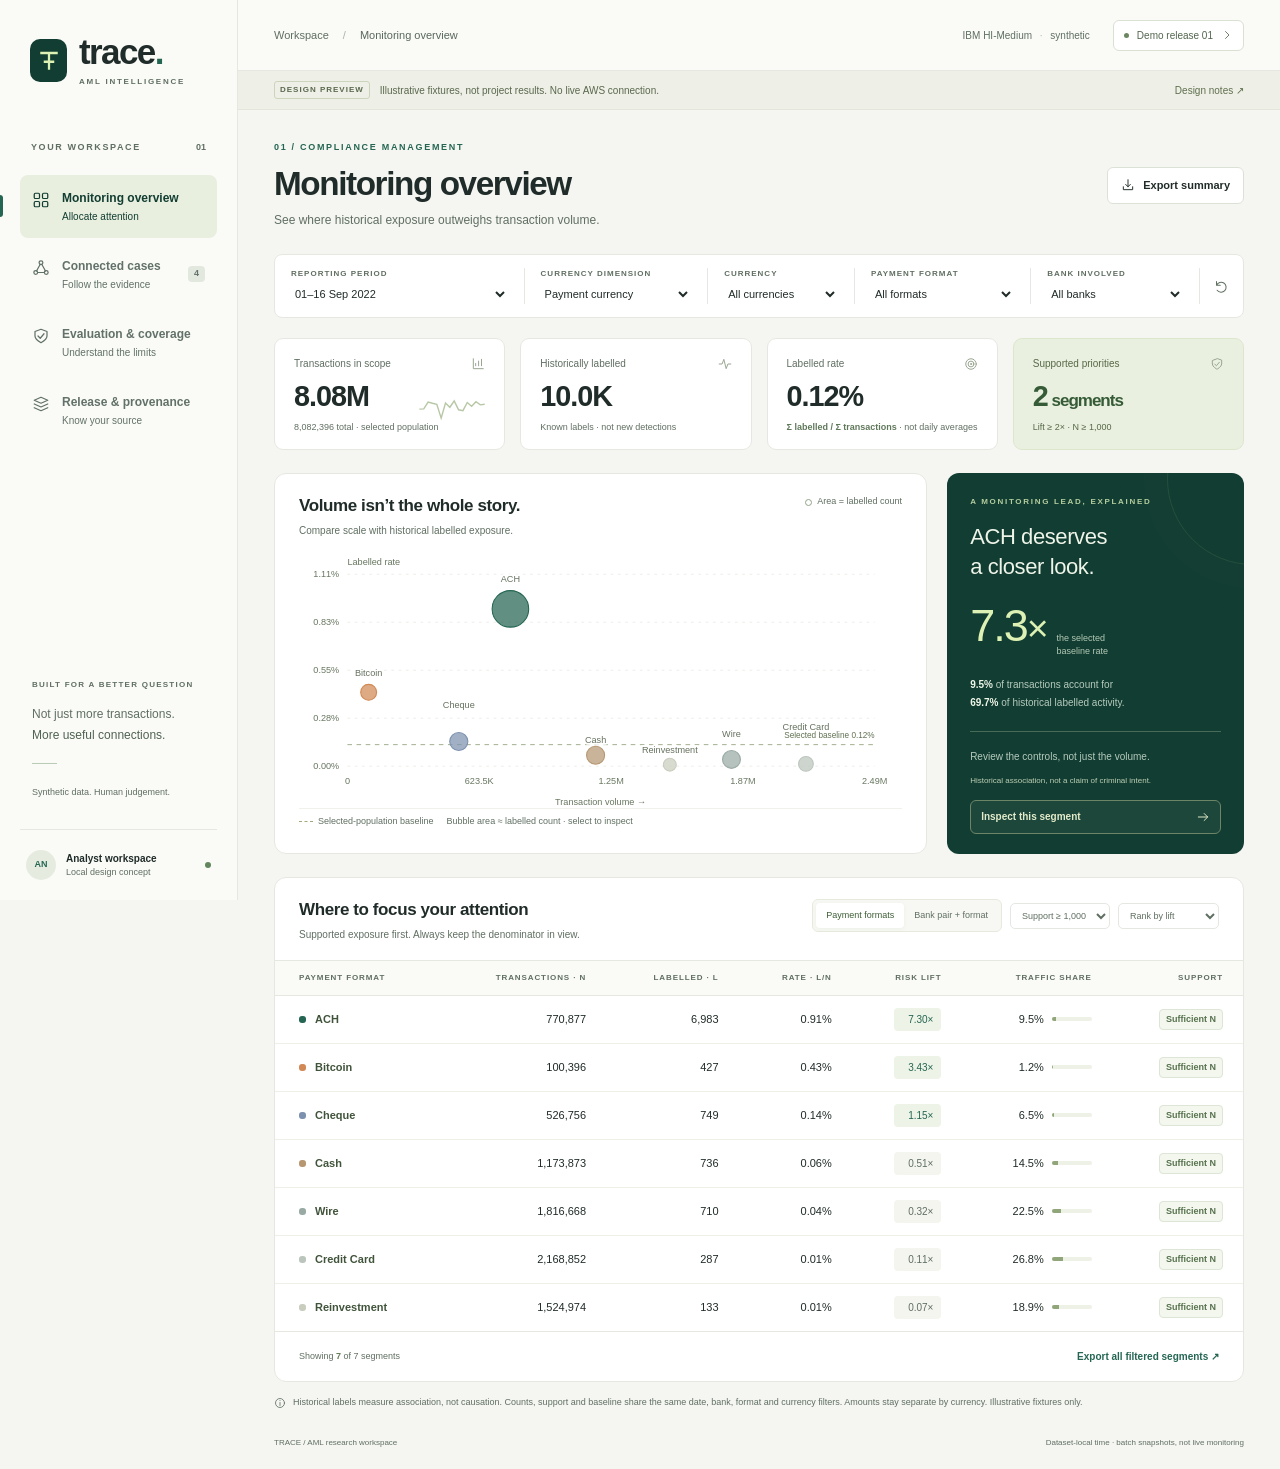
<file: Visulization/index.html>
<!doctype html>
<html lang="en">
<head>
  <meta charset="utf-8">
  <meta name="viewport" content="width=device-width, initial-scale=1">
  <meta name="theme-color" content="#123d32">
  <meta name="description" content="An independent, proposal-led AML dashboard concept. Illustrative data only; no live services.">
  <title>TRACE — AML intelligence workspace</title>
  <link rel="icon" href="data:image/svg+xml,%3Csvg xmlns='http://www.w3.org/2000/svg' viewBox='0 0 48 48'%3E%3Crect width='48' height='48' rx='12' fill='%23123d32'/%3E%3Cpath d='M12 15h24M24 15v22M17 25h14' stroke='%23d7f3a6' stroke-width='4'/%3E%3C/svg%3E">
  <link rel="stylesheet" href="styles.css?v=3">
  <script defer src="data.js?v=1"></script>
  <script defer src="model.js?v=1"></script>
  <script defer src="app.js?v=3"></script>
</head>
<body>
  <a class="skip-link" href="#main">Skip to content</a>
  <aside class="sidebar" aria-label="Workspace navigation">
    <a class="brand" href="#monitoring" aria-labelledby="brand-label">
      <span class="brand-mark" aria-hidden="true"><svg viewBox="0 0 32 32"><path d="M6 8h20M16 8v19M10 18h12"/></svg></span>
      <span id="brand-label">trace<span class="brand-period">.</span><small>AML INTELLIGENCE</small></span>
    </a>
    <div class="workspace-label">YOUR WORKSPACE <span>01</span></div>
    <nav id="navigation">
      <a class="nav-link" href="#monitoring" data-page="monitoring" aria-labelledby="nav-monitoring-label"><span data-icon="overview"></span><span id="nav-monitoring-label">Monitoring overview<small>Allocate attention</small></span></a>
      <a class="nav-link" href="#cases" data-page="cases" aria-labelledby="nav-cases-label"><span data-icon="network"></span><span id="nav-cases-label">Connected cases<small>Follow the evidence</small></span><span class="nav-count" aria-hidden="true">4</span></a>
      <a class="nav-link" href="#evaluation" data-page="evaluation" aria-labelledby="nav-evaluation-label"><span data-icon="shield"></span><span id="nav-evaluation-label">Evaluation & coverage<small>Understand the limits</small></span></a>
      <a class="nav-link" href="#release" data-page="release" aria-labelledby="nav-release-label"><span data-icon="layers"></span><span id="nav-release-label">Release & provenance<small>Know your source</small></span></a>
    </nav>
    <div class="sidebar-note"><span class="mini-label">BUILT FOR A BETTER QUESTION</span><p>Not just more transactions.<br><strong>More useful connections.</strong></p><span class="note-line"></span><small>Synthetic data. Human judgement.</small></div>
    <div class="sidebar-bottom"><span class="avatar">AN</span><div>Analyst workspace<small>Local design concept</small></div><span class="local-dot" aria-hidden="true"></span></div>
  </aside>
  <div class="app-shell">
    <header class="topbar">
      <div class="breadcrumb">Workspace <span>/</span> <strong id="breadcrumb">Monitoring overview</strong></div>
      <div class="topbar-right"><span class="dataset-label">IBM HI-Medium <span>·</span> synthetic</span><a class="release-pill" href="#release"><span></span> Demo release 01 <span data-icon="chevron"></span></a></div>
    </header>
    <div class="preview-banner"><span class="preview-tag">DESIGN PREVIEW</span><span>Illustrative fixtures, not project results. No live AWS connection.</span><a href="DESIGN_GUIDE.md" target="_blank" rel="noopener">Design notes <span aria-hidden="true">↗</span></a></div>
    <main id="main" tabindex="-1"></main>
    <footer class="app-footer"><span>TRACE / AML research workspace</span><span>Dataset-local time · batch snapshots, not live monitoring</span></footer>
  </div>
  <dialog id="detail-dialog" aria-labelledby="detail-title"></dialog>
  <div id="toast" class="toast" role="status" aria-live="polite"></div>
  <noscript><p class="noscript">Enable JavaScript to explore the interactive concept. All scripts run locally; no external requests are made.</p></noscript>
</body>
</html>
</file>
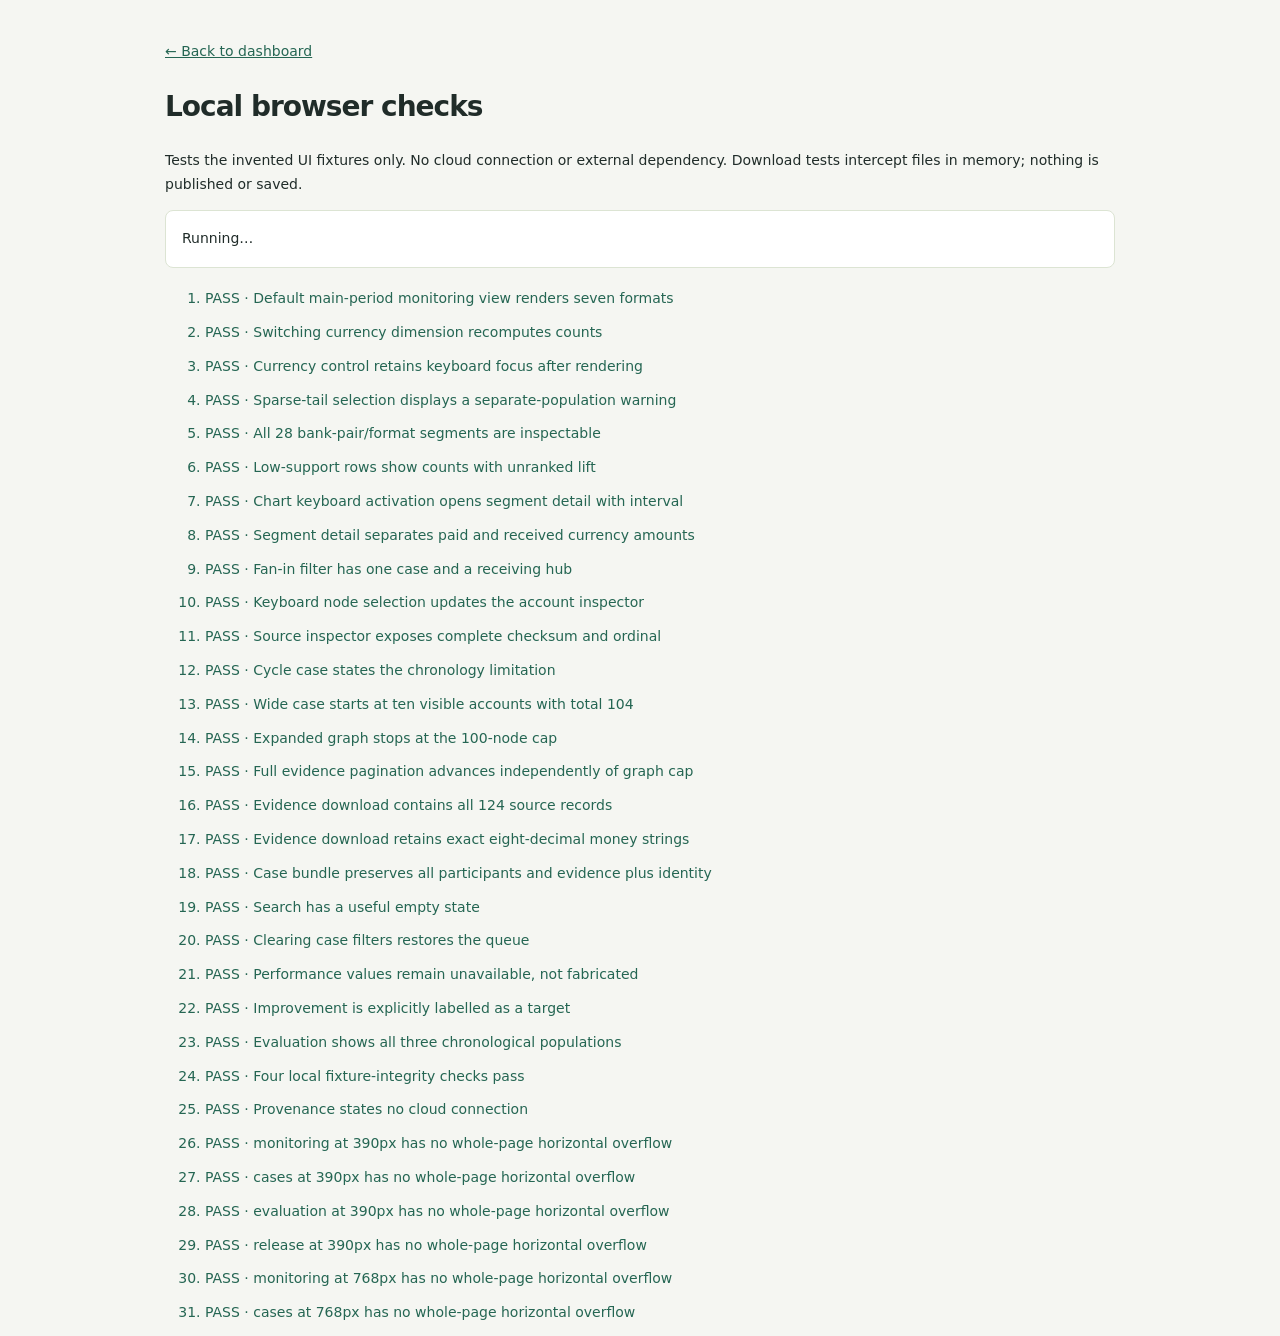
<file: Visulization/tests/browser-smoke.html>
<!doctype html>
<html lang="en">
<head>
  <meta charset="utf-8">
  <meta name="viewport" content="width=device-width, initial-scale=1">
  <title>TRACE — local browser checks</title>
  <style>
    body { max-width: 950px; margin: 40px auto; padding: 0 24px; font: 14px/1.7 system-ui, sans-serif; background: #f5f6f2; color: #202c29; }
    h1 { letter-spacing: -1px; } a { color: #256653; }
    li { padding: 5px 0; } .pass { color: #256653; } .fail { color: #a03d25; }
    iframe { position: fixed; left: -10000px; top: 0; border: 0; width: 1440px; height: 1100px; }
    #summary { background: white; border: 1px solid #dce4d3; padding: 16px; border-radius: 8px; }
  </style>
  <script defer src="browser-smoke.js"></script>
</head>
<body>
  <p><a href="../index.html">← Back to dashboard</a></p>
  <h1>Local browser checks</h1>
  <p>Tests the invented UI fixtures only. No cloud connection or external dependency. Download tests intercept files in memory; nothing is published or saved.</p>
  <p id="summary" role="status">Running…</p>
  <ol id="results"></ol>
</body>
</html>
</file>
<file: Visulization/styles.css>
@charset "UTF-8";
:root {
  --page: #f5f6f2; --paper: #fff; --ink: #202c29; --muted: #606f62; --line: #e4e8e0;
  --green: #256653; --deep: #123d32; --lime: #dcf1b3; --soft: #edf3ec; --orange: #b56a31;
  --radius: 12px; --sans: "Avenir Next", Avenir, "Segoe UI", Arial, sans-serif;
}
* { box-sizing: border-box; }
body { margin: 0; background: var(--page); color: var(--ink); font: 14px/1.5 var(--sans); -webkit-font-smoothing: antialiased; }
button, input, select { font: inherit; color: inherit; }
button, select { cursor: pointer; }
button { border: 0; }
a { color: inherit; text-decoration: none; }
button, a, input, select, [tabindex] { -webkit-tap-highlight-color: transparent; }
:focus-visible { outline: 3px solid #57877c; outline-offset: 4px; }
h1, h2, h3, p { margin: 0; }
h1 { font-size: clamp(26px, 2.6vw, 36px); line-height: 1.2; font-weight: 600; letter-spacing: -1.4px; }
h2 { font-size: 17px; line-height: 1.35; font-weight: 600; letter-spacing: -.4px; }
h3 { font-size: 14px; font-weight: 600; }
svg { display: block; }
.icon { width: 18px; height: 18px; stroke: currentColor; fill: none; stroke-width: 1.65; stroke-linecap: round; stroke-linejoin: round; flex-shrink: 0; }
.skip-link { position: fixed; left: 16px; top: -60px; background: var(--deep); color: white; padding: 12px; z-index: 30; }
.skip-link:focus { top: 12px; }
.sidebar { width: 238px; position: fixed; inset: 0 auto 0 0; background: #fafbf7; border-right: 1px solid var(--line); padding: 34px 20px 0; z-index: 10; display: flex; flex-direction: column; }
.brand { display: flex; align-items: center; gap: 12px; padding: 0 10px; font-size: 35px; font-weight: 650; letter-spacing: -1.6px; line-height: 1; }
.brand-period { color: var(--green); }
.brand small { font-size: 8px; display: block; letter-spacing: 1.75px; font-weight: 600; margin-top: 9px; color: var(--muted); }
.brand-mark { width: 37px; height: 43px; background: var(--deep); color: var(--lime); border-radius: 10px; display: grid; place-items: center; }
.brand-mark svg { width: 28px; height: 28px; fill: none; stroke: currentColor; stroke-width: 2.6; }
.workspace-label { margin: 55px 11px 15px; color: #88918a; font-size: 9px; font-weight: 650; letter-spacing: 1.6px; display: flex; justify-content: space-between; }
.workspace-label span { letter-spacing: 0; }
.nav-link { display: flex; align-items: center; gap: 12px; padding: 14px 12px; border-radius: 8px; margin: 5px 0; font-size: 12px; font-weight: 600; color: #627169; position: relative; }
.nav-link > span:first-child { align-self: flex-start; margin-top: 2px; }
.nav-link small { display: block; font-size: 10px; font-weight: 400; margin-top: 2px; opacity: .8; }
.nav-link:hover { background: #f0f2eb; }
.nav-link.active { color: var(--deep); background: #e9efdf; }
.nav-link.active::before { content: ""; width: 3px; height: 22px; background: var(--green); position: absolute; left: -20px; border-radius: 0 3px 3px 0; }
.nav-count { font-size: 9px; padding: 1px 6px; background: #e3e8df; border-radius: 4px; margin-left: auto; }
.sidebar-note { margin: auto 12px 28px; padding-top: 60px; }
.mini-label { font-size: 8px; letter-spacing: 1.25px; color: #79867a; font-weight: 600; }
.sidebar-note p { font-size: 12px; line-height: 1.8; margin-top: 11px; color: #8b968c; }
.sidebar-note strong { font-weight: 500; color: #506251; }
.note-line { display: block; width: 25px; height: 1px; background: #bacbb6; margin: 16px 0; }
.sidebar-note small { font-size: 9px; color: #89938c; }
.sidebar-bottom { border-top: 1px solid var(--line); display: flex; gap: 10px; align-items: center; padding: 20px 6px; margin-top: 0; font-size: 10px; font-weight: 600; }
.sidebar-bottom small { display: block; font-size: 9px; font-weight: 400; color: var(--muted); }
.avatar { display: grid; place-items: center; border-radius: 50%; width: 30px; height: 30px; background: #e6ebdf; font-size: 9px; color: var(--green); }
.local-dot { width: 6px; height: 6px; border-radius: 100%; background: #63865f; margin-left: auto; }
.app-shell { margin-left: 238px; }
.topbar { padding: 0 36px; height: 71px; display: flex; align-items: center; justify-content: space-between; gap: 15px; border-bottom: 1px solid var(--line); background: #fafbf7; font-size: 11px; }
.breadcrumb { display: flex; gap: 14px; color: #8b958d; }
.breadcrumb strong { color: #59675e; font-weight: 500; }
.breadcrumb > span { opacity: .5; }
.topbar-right { display: flex; align-items: center; gap: 23px; }
.dataset-label { font-size: 10px; color: #7c887e; }
.dataset-label > span { margin: 0 5px; color: #b1b8ad; }
.release-pill { border: 1px solid #d9e1d3; background: white; border-radius: 6px; display: flex; gap: 8px; align-items: center; padding: 7px 10px; font-size: 10px; color: #53664f; }
.release-pill > span:first-child { width: 5px; height: 5px; background: #6b8661; border-radius: 50%; }
.release-pill .icon { width: 12px; height: 12px; }
.preview-banner { display: flex; align-items: center; gap: 10px; padding: 10px 36px; background: #eeefe6; border-bottom: 1px solid #e4e6db; font-size: 10px; color: #78806a; }
.preview-tag { font-size: 8px; letter-spacing: 1px; font-weight: 650; padding: 2px 5px; border: 1px solid #cdd4bc; border-radius: 3px; color: #66754d; white-space: nowrap; }
.preview-banner a { margin-left: auto; font-size: 10px; color: #5f704e; white-space: nowrap; }
main { padding: 31px 36px 22px; max-width: 1700px; margin: 0 auto; min-height: calc(100vh - 167px); }
.page-heading { display: flex; justify-content: space-between; align-items: center; gap: 24px; margin-bottom: 25px; }
.eyebrow { font-size: 9px; font-weight: 650; color: var(--green); text-transform: uppercase; letter-spacing: 1.7px; margin-bottom: 9px; }
.heading-description { margin-top: 8px; font-size: 12px; color: var(--muted); }
.heading-actions { display: flex; gap: 10px; align-items: center; }
.btn { border: 1px solid #dce1d5; display: inline-flex; gap: 8px; align-items: center; justify-content: center; padding: 10px 13px; border-radius: 6px; background: var(--paper); font-size: 11px; font-weight: 550; white-space: nowrap; line-height: 1.4; }
.btn .icon { width: 14px; height: 14px; }
.btn:hover { border-color: #94b49c; background: #f7faf4; }
.btn-primary { color: white; border-color: var(--deep); background: var(--deep); }
.btn-primary:hover { background: #235842; color: white; border-color: #235842; }
.btn-small { font-size: 10px; padding: 7px 10px; }
.btn-text { background: transparent; color: var(--green); padding: 5px 0; font-size: 10px; font-weight: 600; }
.btn-text:hover { text-decoration: underline; }
.badge { display: inline-flex; align-items: center; border: 1px solid #dce5d6; color: #57724e; background: #f3f7ed; border-radius: 4px; padding: 3px 6px; font-size: 9px; font-weight: 550; white-space: nowrap; }
.badge-warm { color: #95612d; border-color: #e9d7c1; background: #fcf4e8; }
.badge-neutral { color: #798176; border-color: #e1e4da; background: #f4f5ef; }
.badge-purple { color: #756191; background: #f4f0f8; border-color: #e1d8eb; }
.filters { display: grid; grid-template-columns: 1.7fr 1.25fr 1fr 1.2fr 1.15fr auto; gap: 0; background: white; border: 1px solid var(--line); border-radius: 8px; padding: 13px 0; margin-bottom: 20px; align-items: center; }
.filter { padding: 0 16px; min-width: 0; border-right: 1px solid var(--line); }
.filter > span { display: block; color: #85907e; text-transform: uppercase; font-size: 8px; font-weight: 600; letter-spacing: 1px; margin-bottom: 3px; }
.filter select { border: none; border-radius: 0; background-color: transparent; width: 100%; font-size: 11px; padding: 3px 15px 3px 0; }
.filter:last-child { border: 0; }
.filter-reset { background: none; padding: 8px 14px; color: #7a8775; }
.filter-reset .icon { width: 15px; height: 15px; }
.period-warning { margin-bottom: 18px; }
.callout { border-radius: 7px; border: 1px solid #e5d7b8; background: #fcf7e9; color: #866a39; padding: 13px 15px; display: flex; align-items: flex-start; gap: 10px; font-size: 11px; }
.callout .icon { width: 15px; height: 15px; }
.metrics { display: grid; grid-template-columns: repeat(4, 1fr); gap: 15px; margin-bottom: 23px; }
.metric { background: white; border: 1px solid var(--line); border-radius: 9px; padding: 17px 19px 15px; min-width: 0; position: relative; overflow: hidden; }
.metric-title { color: #7a877d; font-size: 10px; display: flex; align-items: center; justify-content: space-between; gap: 9px; }
.metric-title .icon { width: 14px; height: 14px; color: #96a38e; }
.metric-value { font-size: clamp(24px, 2.25vw, 33px); font-weight: 550; letter-spacing: -1px; margin: 8px 0 7px; line-height: 1.2; font-variant-numeric: tabular-nums; }
.metric-value small { font-size: 17px; }
.metric-foot { font-size: 9px; color: #929b8c; }
.metric-foot strong { font-weight: 550; color: #5f785a; }
.metric.featured { background: #eaf0df; border-color: #dce6cc; }
.metric.featured .metric-value { color: #355b37; }
.metric .sparkline { position: absolute; right: 16px; bottom: 28px; width: 70px; height: 24px; opacity: .65; }
.section-head { display: flex; align-items: flex-start; justify-content: space-between; gap: 18px; margin-bottom: 18px; }
.section-head p { font-size: 10px; color: var(--muted); margin-top: 5px; }
.panel { background: white; border: 1px solid var(--line); border-radius: var(--radius); overflow: hidden; }
.panel-padding { padding: 22px 24px; }
.chart-row { display: grid; grid-template-columns: minmax(0, 2.2fr) minmax(230px, 1fr); gap: 20px; margin-bottom: 23px; }
.chart-panel { padding: 21px 24px 12px; }
.chart-top-note { font-size: 9px; color: #8c9585; display: flex; align-items: center; gap: 5px; white-space: nowrap; }
.tiny-circle { width: 7px; height: 7px; border: 1px solid #92a588; border-radius: 50%; display: inline-block; }
.scatter { width: 100%; height: auto; min-height: 235px; max-height: 330px; }
.scatter text { font-family: var(--sans); }
.scatter .axis-label { font-size: 10px; fill: #98a08f; }
.scatter .point-label { font-size: 10px; fill: #65715e; font-weight: 500; paint-order: stroke; stroke: white; stroke-width: 4px; stroke-linejoin: round; }
.scatter .grid { stroke: #ecede7; stroke-dasharray: 3 5; }
.scatter .bubble { cursor: pointer; outline: none; }
.scatter .bubble circle { transition: opacity .15s, stroke-width .15s; }
.scatter .bubble:hover circle, .scatter .bubble:focus-visible circle { stroke: #183c2e; stroke-width: 3; }
.chart-caption { display: flex; gap: 13px; font-size: 9px; color: #8e9888; padding-top: 6px; border-top: 1px solid #f0f1eb; }
.chart-caption > span { display: flex; gap: 5px; align-items: center; }
.dash-swatch { display: inline-block; width: 14px; border-top: 1px dashed #9eaa7e; }
.priority-card { background: var(--deep); color: #eff4e9; padding: 23px 23px 20px; border-radius: var(--radius); display: flex; flex-direction: column; position: relative; overflow: hidden; }
.priority-card::after { content: ""; width: 170px; height: 170px; border: 1px solid #a5c58b; position: absolute; border-radius: 50%; right: -95px; top: -80px; opacity: .13; box-shadow: 0 0 0 23px #a5c58b17, 0 0 0 46px #a5c58b10; pointer-events: none; }
.priority-card .eyebrow { color: #b4cd9e; font-size: 8px; margin-bottom: 14px; }
.priority-card h2 { font-size: 22px; font-weight: 500; line-height: 1.35; max-width: 250px; }
.priority-lift { display: flex; align-items: baseline; gap: 10px; margin: 21px 0 17px; }
.priority-lift strong { font-size: 45px; font-weight: 500; color: var(--lime); letter-spacing: -2px; line-height: 1; }
.priority-lift span { font-size: 9px; color: #b4c9b6; }
.priority-card p { font-size: 10px; line-height: 1.8; color: #b6cbbd; }
.priority-card p strong { color: #f0f7e8; font-weight: 550; }
.priority-card .priority-rule { height: 1px; width: 100%; background: #476b56; margin: 19px 0 16px; }
.priority-card .btn { background: #ffffff0d; color: #e3ecca; border-color: #6d8566; font-size: 10px; padding: 9px 10px; margin-top: auto; width: 100%; justify-content: space-between; }
.priority-card .btn:hover { background: #ffffff20; }
.priority-disclaimer { font-size: 8px; color: #9cb49e; margin: 9px 0 13px; }
.table-panel > .section-head { padding: 21px 24px 0; }
.table-controls { display: flex; gap: 8px; align-items: center; flex-wrap: wrap; justify-content: flex-end; }
.segmented { display: inline-flex; padding: 3px; border: 1px solid #e6e9de; background: #f7f8f3; border-radius: 6px; }
.segmented button { border-radius: 4px; background: none; color: #818b7a; font-size: 9px; padding: 6px 10px; }
.segmented button.active { background: white; color: #3f5f38; box-shadow: 0 1px 4px #3347260e; }
.small-select { border: 1px solid var(--line); background: white; border-radius: 5px; padding: 6px 7px; font-size: 9px; color: #6e7e61; }
.table-scroll { overflow-x: auto; }
table { width: 100%; border-collapse: collapse; font-size: 11px; white-space: nowrap; }
th { padding: 11px 20px; text-transform: uppercase; font-size: 8px; letter-spacing: .9px; color: #8d9786; font-weight: 550; text-align: right; background: #fafbf7; border-block: 1px solid var(--line); }
th:first-child, td:first-child { text-align: left; padding-left: 24px; }
td { border-bottom: 1px solid #eef0e8; padding: 12px 20px; text-align: right; font-variant-numeric: tabular-nums; }
tr:last-child td { border-bottom: 0; }
tbody tr:hover { background: #fafcf6; }
.segment-button { display: inline-flex; gap: 9px; align-items: center; background: none; padding: 0; color: #41543b; font-size: 11px; font-weight: 550; text-align: left; }
.segment-button:hover { text-decoration: underline; }
.format-dot { display: inline-block; width: 7px; height: 7px; border-radius: 3px; flex-shrink: 0; }
.lift-label { color: var(--green); background: #edf3e6; border-radius: 4px; font-size: 10px; padding: 4px 8px; display: inline-block; min-width: 47px; }
.lift-label.neutral { color: #929a87; background: #f4f5ef; }
.share-cell { display: flex; align-items: center; justify-content: flex-end; gap: 8px; }
.share-track { height: 4px; border-radius: 4px; width: 40px; background: #eef1e5; overflow: hidden; }
.share-track > span { display: block; background: #90a67a; height: 100%; }
.table-foot { border-top: 1px solid var(--line); display: flex; align-items: center; justify-content: space-between; gap: 12px; padding: 12px 24px; font-size: 9px; color: #969e90; }
.table-foot strong { color: #677c5a; font-weight: 550; }
.muted { color: var(--muted); }
.mono { font-family: "SFMono-Regular", Consolas, monospace; font-size: .9em; }
.method-note { margin-top: 14px; font-size: 9px; color: #8e9788; display: flex; gap: 7px; align-items: flex-start; }
.method-note .icon { width: 12px; height: 12px; margin-top: 1px; }
.app-footer { max-width: 1700px; margin: 0 auto; display: flex; justify-content: space-between; gap: 15px; padding: 6px 36px 20px; font-size: 8px; color: #9ca496; }
.cases-filters { display: flex; flex-wrap: wrap; align-items: center; gap: 12px; margin-bottom: 19px; }
.search-box { display: flex; gap: 9px; align-items: center; background: white; border: 1px solid var(--line); border-radius: 7px; padding: 10px 12px; min-width: 255px; }
.search-box .icon { color: #8e9a83; width: 15px; height: 15px; }
.search-box input { border: 0; outline: none; background: none; width: 100%; font-size: 11px; }
.search-box:focus-within { outline: 2px solid #709b78; outline-offset: 2px; }
.cases-filters > label:not(.search-box) { margin-left: auto; font-size: 10px; color: var(--muted); }
.cases-filters .small-select { margin-left: 7px; padding: 9px; }
.case-layout { display: grid; grid-template-columns: 255px minmax(0, 1fr); gap: 19px; align-items: start; }
.case-list { display: flex; flex-direction: column; gap: 10px; }
.case-list-heading { font-size: 9px; letter-spacing: 1px; color: #86937a; display: flex; justify-content: space-between; margin: 0 2px 3px; }
.case-card { display: block; width: 100%; background: white; border: 1px solid var(--line); border-radius: 9px; text-align: left; padding: 16px 16px 14px; transition: border-color .15s, background .15s; }
.case-card:hover { border-color: #91ad7e; }
.case-card.selected { background: #edf2e5; border-color: #a9bd95; box-shadow: inset 3px 0 0 #668450; }
.case-card-top { display: flex; align-items: center; justify-content: space-between; gap: 5px; margin-bottom: 13px; }
.case-card-top .mono { font-size: 9px; color: #7c8974; }
.case-card strong { font-size: 12px; font-weight: 550; display: block; line-height: 1.5; }
.case-card-info { font-size: 9px; color: #8a9581; margin-top: 10px; display: flex; justify-content: space-between; gap: 6px; }
.case-list-note { color: #929c89; font-size: 9px; line-height: 1.8; padding: 7px 3px; }
.case-body { min-width: 0; }
.case-heading { display: flex; justify-content: space-between; align-items: flex-start; gap: 14px; padding-bottom: 16px; }
.case-heading h2 { margin-top: 6px; font-size: 20px; }
.case-heading small { color: #8e9b82; font-size: 9px; }
.case-heading .btn { margin-top: 4px; }
.case-meta { display: flex; gap: 17px; flex-wrap: wrap; font-size: 9px; color: #8a9580; margin-bottom: 15px; }
.case-meta strong { color: #5f7551; font-weight: 500; }
.graph-panel { background: white; border: 1px solid var(--line); border-radius: 10px; overflow: hidden; }
.graph-toolbar { display: flex; justify-content: space-between; align-items: center; gap: 12px; padding: 13px 17px; border-bottom: 1px solid var(--line); }
.graph-toolbar h3 { font-size: 11px; }
.graph-toolbar .legend { display: flex; gap: 10px; color: #849177; font-size: 8px; }
.legend > span { display: flex; align-items: center; gap: 5px; }
.legend-dot { width: 6px; height: 6px; border-radius: 100%; display: inline-block; background: #66885e; }
.legend-ring { width: 9px; height: 9px; border-radius: 100%; display: inline-block; border: 1px dashed #c6ad82; }
.graph-body { display: grid; grid-template-columns: minmax(0, 1fr) 188px; }
.network-wrap { position: relative; overflow: hidden; background-color: #fcfdf9; background-image: radial-gradient(#dce3d3 .7px, transparent .7px); background-size: 16px 16px; }
.network { width: 100%; min-height: 330px; height: 100%; max-height: 440px; }
.network .node { cursor: pointer; }
.network .node text { font-size: 10px; font-family: var(--sans); fill: #6a7b5d; }
.network .node.selected circle:first-of-type { stroke: #537747; stroke-width: 2.5; }
.network .node:hover circle:nth-of-type(2), .network .node:focus-visible circle:nth-of-type(2) { stroke: #244b30; stroke-width: 3; }
.network-note { position: absolute; left: 13px; bottom: 12px; font-size: 8px; color: #8d9a80; background: #fcfdf9e6; padding: 3px 5px; }
.network .edge-count { fill: #8c987f; font-family: var(--sans); font-size: 9px; paint-order: stroke; stroke: #fcfdf9; stroke-width: 5px; }
.node-inspector { border-left: 1px solid var(--line); padding: 18px 16px; background: white; font-size: 10px; }
.node-inspector .eyebrow { font-size: 8px; margin-bottom: 14px; }
.node-inspector h3 { font-size: 13px; overflow-wrap: anywhere; }
.node-inspector dl { margin: 17px 0; }
dt { font-size: 9px; color: #92a087; margin-top: 13px; }
dd { margin: 3px 0 0; font-size: 10px; color: #5f7153; overflow-wrap: anywhere; }
.inspector-note { color: #919e86; font-size: 8px; line-height: 1.8; border-top: 1px solid var(--line); padding-top: 12px; }
.graph-foot { display: flex; justify-content: space-between; gap: 10px; align-items: center; padding: 10px 15px; border-top: 1px solid var(--line); font-size: 8px; color: #8b9a7b; }
.rule-card { padding: 17px 19px; background: #edf2e4; border: 1px solid #dfe8d1; border-radius: 8px; margin: 15px 0; display: flex; align-items: flex-start; gap: 12px; }
.rule-card > .icon { color: #64864e; width: 16px; height: 16px; margin-top: 3px; }
.rule-card h3 { color: #4c6d3c; font-size: 11px; margin-bottom: 4px; }
.rule-card p { color: #7c906b; font-size: 10px; line-height: 1.8; }
.evidence-panel .section-head { padding: 17px 18px 0; margin-bottom: 14px; }
.evidence-panel th { font-size: 7px; padding-inline: 10px; }
.evidence-panel td { font-size: 9px; padding: 10px; }
.evidence-panel td:first-child, .evidence-panel th:first-child { padding-left: 18px; text-align: left; }
.evidence-panel td:nth-child(2), .evidence-panel th:nth-child(2) { text-align: left; }
.evidence-panel .table-foot { padding: 10px 18px; }
.pagination { display: flex; gap: 8px; align-items: center; }
.pagination button { border: 1px solid var(--line); border-radius: 4px; background: white; padding: 4px 8px; color: #708664; }
.pagination button:disabled { opacity: .35; cursor: not-allowed; }
.empty-state { text-align: center; padding: 46px 24px; color: #7e8c73; }
.empty-state .icon { width: 28px; height: 28px; margin: 0 auto 14px; }
.empty-state h2 { font-size: 17px; margin-bottom: 9px; }
.empty-state p { font-size: 11px; margin: 0 auto 15px; max-width: 400px; }
.section-grid { display: grid; grid-template-columns: 1.5fr 1fr; gap: 20px; margin-bottom: 20px; }
.timeline { display: grid; grid-template-columns: repeat(3, 1fr); gap: 12px; margin: 22px 0 18px; }
.timeline-stage { border-top: 4px solid #86a36c; padding: 12px 13px 14px; background: #f2f5ec; border-radius: 3px 3px 6px 6px; }
.timeline-stage:nth-child(2) { border-color: #7f8dab; background: #f0f2f6; }
.timeline-stage:nth-child(3) { border-color: #c2a275; background: #f8f4ec; }
.timeline-stage .eyebrow { font-size: 8px; margin-bottom: 7px; letter-spacing: .9px; }
.timeline-stage strong { font-size: 14px; font-weight: 500; }
.timeline-stage p { font-size: 9px; line-height: 1.8; color: #839178; margin-top: 7px; }
.text-small { font-size: 11px; color: var(--muted); line-height: 1.8; }
.status-list { margin-top: 18px; }
.status-item { display: flex; gap: 12px; align-items: flex-start; padding: 13px 0; border-bottom: 1px solid var(--line); }
.status-item:last-child { border-bottom: 0; }
.status-item .icon { width: 16px; height: 16px; color: #789367; margin-top: 2px; }
.status-item strong { display: block; font-size: 11px; font-weight: 550; }
.status-item p { font-size: 10px; color: #8a9780; line-height: 1.8; margin-top: 3px; }
.metric-definition { border-top: 1px solid var(--line); margin-top: 16px; padding-top: 15px; }
.metric-definition strong { font-size: 12px; font-weight: 550; }
.metric-definition p { font-size: 10px; color: #88977a; line-height: 1.9; margin-top: 5px; }
.evaluation-table td { white-space: normal; text-align: left; line-height: 1.8; font-size: 10px; }
.evaluation-table th { text-align: left; }
.evaluation-table td:last-child { white-space: nowrap; }
.big-note { background: var(--deep); color: #ecf2e1; padding: 24px; border-radius: var(--radius); }
.big-note h2 { font-size: 21px; font-weight: 500; max-width: 320px; }
.big-note p { font-size: 11px; line-height: 1.9; color: #b2c4ab; margin-top: 13px; }
.big-note .eyebrow { color: #b9cc9e; font-size: 8px; }
.provenance-grid { display: grid; grid-template-columns: repeat(2, 1fr); gap: 12px 20px; margin-top: 22px; }
.provenance-field { border-bottom: 1px solid var(--line); padding-bottom: 12px; }
.provenance-field span { display: block; font-size: 9px; color: #8d9b81; }
.provenance-field strong { display: block; font-size: 11px; font-weight: 500; margin-top: 5px; overflow-wrap: anywhere; }
.release-path { display: flex; gap: 8px; align-items: stretch; margin: 25px 0 17px; }
.release-step { flex: 1; text-align: center; background: #f1f4eb; padding: 17px 8px; border: 1px solid #e6ebdc; border-radius: 7px; font-size: 10px; color: #536b42; }
.release-step .icon { margin: 0 auto 10px; }
.release-arrow { align-self: center; color: #9caa8b; }
.check-row { display: flex; align-items: center; gap: 10px; font-size: 10px; margin: 14px 0; }
.check-row .icon { width: 14px; height: 14px; color: #648a53; }
.check-row .badge { margin-left: auto; }
dialog { border: 1px solid var(--line); padding: 0; border-radius: 14px; width: min(650px, calc(100vw - 32px)); max-height: 90vh; color: var(--ink); box-shadow: 0 25px 100px #17322425; }
dialog::backdrop { background: #17322466; backdrop-filter: blur(3px); }
.dialog-heading { padding: 26px 28px 19px; display: flex; align-items: flex-start; justify-content: space-between; gap: 18px; border-bottom: 1px solid var(--line); }
.dialog-heading h2 { font-size: 24px; }
.dialog-close { background: #f0f3eb; padding: 6px; border-radius: 50%; }
.dialog-close .icon { width: 16px; height: 16px; }
.dialog-body { padding: 22px 28px 28px; }
.detail-metrics { display: grid; grid-template-columns: repeat(3, 1fr); gap: 14px; padding: 17px 0; }
.detail-metrics span { display: block; font-size: 9px; color: #8c9b80; }
.detail-metrics strong { font-size: 21px; font-weight: 500; margin-top: 4px; display: block; }
.detail-row { border-top: 1px solid var(--line); padding: 12px 0; display: flex; justify-content: space-between; align-items: flex-start; gap: 20px; font-size: 10px; }
.detail-row > span { color: #88977d; }
.detail-row strong { font-weight: 550; text-align: right; }
.money-columns { display: grid; grid-template-columns: repeat(2, 1fr); gap: 24px; margin: 17px 0; }
.money-columns h3 { font-size: 11px; margin-bottom: 12px; }
.money-row { display: flex; justify-content: space-between; gap: 10px; font-size: 10px; padding: 7px 0; color: #687e59; border-bottom: 1px solid #f0f2e9; font-variant-numeric: tabular-nums; }
.money-row .mono { font-size: 9px; }
.toast { background: var(--deep); color: #f0f4e5; padding: 12px 20px; border-radius: 8px; position: fixed; bottom: 24px; right: 26px; z-index: 50; font-size: 12px; max-width: calc(100vw - 32px); box-shadow: 0 5px 25px #17322422; opacity: 0; transform: translateY(10px); transition: opacity .2s, transform .2s; pointer-events: none; }
.toast.visible { opacity: 1; transform: none; }
.noscript { position: fixed; top: 150px; left: 280px; right: 30px; padding: 30px; background: white; }
/* Secondary text is intentionally readable, not decorative low-contrast grey. */
.workspace-label, .mini-label, .sidebar-note p, .sidebar-note small,
.dataset-label, .breadcrumb, .filter > span, .filter-reset, .metric-title,
.metric-foot, .chart-top-note, .chart-caption, .segmented button, .small-select,
th, .lift-label.neutral, .table-foot, .method-note, .app-footer,
.cases-filters > label, .case-list-heading, .case-card-top .mono, .case-card-info,
.case-list-note, .case-heading small, .case-meta, .graph-toolbar .legend,
.network-note, dt, .inspector-note, .graph-foot, .rule-card p,
.timeline-stage p, .status-item p, .metric-definition p, .provenance-field span,
.detail-metrics span, .detail-row > span { color: var(--muted); }
.preview-banner, .preview-tag { color: #5a684e; }
.nav-link small { opacity: 1; }
.badge-neutral { color: #626f5b; }
.scatter .axis-label { fill: #67765f; }
.scatter text[fill="#859275"] { fill: #617253; }
.network .node text, .network .edge-count { fill: #5e7050; }
.network .node .selection-ring { display: none; }
.network .node.selected .selection-ring { display: block; }
.priority-card .priority-disclaimer { color: #bdcfb5; }
.metric.featured .metric-foot, .metric.featured .metric-title { color: #566747; }
.btn-text > .icon { display: inline-block; vertical-align: middle; width: 12px; height: 12px; }
@keyframes appear { from { opacity: 0; transform: translateY(7px); } to { opacity: 1; transform: none; } }
.page-enter { animation: appear .28s ease-out both; }
@media (min-width: 1600px) { main { padding-top: 39px; } .scatter { max-height: 365px; } .metric { padding-block: 22px; } .priority-card { padding: 30px; } }
@media (max-width: 1190px) {
  .sidebar { width: 210px; padding-inline: 13px; }
  .app-shell { margin-left: 210px; }
  .brand { font-size: 31px; }
  .nav-link { padding-inline: 9px; font-size: 11px; gap: 9px; }
  .nav-link.active::before { left: -13px; }
  main { padding-inline: 25px; }
  .topbar, .preview-banner { padding-inline: 25px; }
  .chart-row { grid-template-columns: minmax(0, 1.8fr) minmax(215px, 1fr); gap: 16px; }
  .chart-panel { padding-inline: 17px; }
  .chart-top-note { display: none; }
  .priority-card { padding: 20px; }
  .priority-card h2 { font-size: 20px; }
  .filters { grid-template-columns: 1.6fr 1.2fr .8fr 1fr 1fr auto; }
  .filter { padding-inline: 11px; }
  .metric { padding-inline: 14px; }
  .metric .sparkline { display: none; }
  .table-panel > .section-head { flex-direction: column; gap: 13px; }
  .case-layout { grid-template-columns: 220px minmax(0, 1fr); gap: 15px; }
  .graph-body { grid-template-columns: minmax(0, 1fr); }
  .node-inspector { border-left: 0; border-top: 1px solid var(--line); padding: 14px; }
  .node-inspector dl { display: flex; gap: 18px; flex-wrap: wrap; margin: 8px 0; }
  .node-inspector dt { margin-top: 3px; }
  .node-inspector .eyebrow { margin-bottom: 5px; }
  .inspector-note { display: none; }
  .case-heading { flex-wrap: wrap; }
  .network { max-height: 360px; }
}
@media (max-width: 900px) {
  .sidebar { width: 74px; padding: 26px 10px 0; }
  .brand { padding: 0 8px; }
  .brand > span:last-child, .workspace-label, .nav-link > span:nth-child(2), .nav-count, .sidebar-note, .sidebar-bottom > div, .local-dot { display: none; }
  #navigation { margin-top: 40px; }
  .nav-link { padding: 15px 18px; margin: 8px 0; }
  .nav-link.active::before { left: -10px; }
  .nav-link > span:first-child { margin: 0; }
  .sidebar-bottom { margin-top: auto; justify-content: center; padding-inline: 0; }
  .app-shell { margin-left: 74px; }
  .metrics { gap: 10px; }
  .metric-title { font-size: 9px; }
  .metric-title .icon { display: none; }
  .dataset-label { display: none; }
  .section-grid { grid-template-columns: 1fr; }
  .app-footer { padding-inline: 25px; }
}
@media (max-width: 700px) {
  .sidebar { position: static; width: 100%; height: auto; flex-direction: row; padding: 12px 15px; border-right: 0; border-bottom: 1px solid var(--line); align-items: center; justify-content: space-between; }
  .brand { padding: 0; }
  .brand-mark { width: 30px; height: 34px; border-radius: 7px; }
  .brand-mark svg { width: 23px; }
  .sidebar-bottom { display: none; }
  #navigation { display: flex; margin: 0; gap: 6px; }
  .nav-link { padding: 10px; margin: 0; }
  .nav-link.active::before { display: none; }
  .nav-link .icon { width: 17px; height: 17px; }
  .app-shell { margin-left: 0; }
  .topbar { height: 49px; padding-inline: 17px; }
  .breadcrumb { font-size: 9px; gap: 10px; }
  .release-pill { font-size: 8px; padding: 6px; }
  .preview-banner { padding: 9px 17px; font-size: 8px; gap: 7px; }
  .preview-banner a { display: none; }
  .preview-tag { font-size: 7px; }
  main { padding: 23px 17px 18px; }
  .page-heading { align-items: flex-start; margin-bottom: 21px; gap: 12px; }
  h1 { font-size: 27px; }
  .eyebrow { font-size: 8px; letter-spacing: 1.1px; }
  .heading-description { font-size: 10px; line-height: 1.8; max-width: 280px; }
  .heading-actions { margin-top: 25px; }
  .heading-actions .btn { font-size: 0; gap: 0; padding: 10px; }
  .heading-actions .icon { width: 16px; height: 16px; }
  .filters { grid-template-columns: repeat(2, 1fr); row-gap: 15px; padding: 14px 0; }
  .filter { padding-inline: 14px; }
  .filter:nth-child(even) { border-right: 0; }
  .filter-reset { text-align: left; padding-left: 17px; }
  .metrics { grid-template-columns: repeat(2, 1fr); gap: 10px; margin-bottom: 17px; }
  .metric { padding: 14px 15px; }
  .metric-value { font-size: 29px; margin-top: 9px; }
  .metric-foot { font-size: 8px; }
  .chart-row { grid-template-columns: minmax(0, 1fr); gap: 15px; }
  .chart-panel { padding: 18px 14px 12px; }
  h2 { font-size: 16px; }
  .scatter { min-height: 215px; }
  .priority-card { padding: 21px; }
  .priority-card h2 { max-width: none; }
  .priority-lift { margin-block: 15px; }
  .priority-card .priority-rule { margin-block: 14px; }
  .priority-card .btn { max-width: 220px; }
  .table-panel > .section-head { padding: 18px 15px 0; }
  .table-controls { justify-content: flex-start; gap: 6px; }
  .segmented button { padding-inline: 8px; }
  .small-select { max-width: 135px; }
  .table-foot { padding: 11px 15px; flex-wrap: wrap; }
  .method-note { font-size: 8px; line-height: 1.8; }
  .app-footer { padding: 4px 17px 17px; font-size: 7px; flex-wrap: wrap; gap: 5px; }
  .case-layout { grid-template-columns: 1fr; }
  .case-list { display: grid; grid-template-columns: repeat(2, minmax(0, 1fr)); gap: 9px; }
  .case-list-heading, .case-list-note { grid-column: 1 / -1; }
  .case-card { padding: 13px; }
  .case-card strong { font-size: 11px; }
  .case-card-top { gap: 5px; flex-wrap: wrap; margin-bottom: 9px; }
  .case-card-top .mono { font-size: 7px; }
  .case-card-info { font-size: 8px; flex-wrap: wrap; }
  .search-box { width: 100%; min-width: 0; }
  .cases-filters { gap: 10px; }
  .cases-filters > label { margin-left: 0; }
  .case-heading { margin-top: 7px; }
  .case-heading h2 { font-size: 20px; }
  .case-meta { font-size: 8px; gap: 7px; }
  .network { min-height: 300px; }
  .graph-toolbar { padding: 12px; flex-wrap: wrap; }
  .graph-toolbar .legend { font-size: 7px; }
  .graph-foot { flex-wrap: wrap; }
  .timeline { grid-template-columns: 1fr; gap: 9px; }
  .timeline-stage { padding: 12px; }
  .timeline-stage p { margin-top: 4px; }
  .panel-padding { padding: 19px; }
  .provenance-grid { grid-template-columns: 1fr; }
  .release-path { flex-wrap: wrap; gap: 6px; }
  .release-step { padding: 13px 6px; min-width: 85px; }
  .dialog-heading { padding: 23px; }
  .dialog-body { padding: 20px 23px; }
  .dialog-heading h2 { font-size: 21px; }
  .detail-metrics { gap: 10px; }
  .detail-metrics strong { font-size: 18px; }
  .detail-row { font-size: 9px; }
  .money-columns { grid-template-columns: 1fr; gap: 15px; }
  .toast { right: 16px; bottom: 16px; }
}
@media (prefers-reduced-motion: reduce) { *, *::before, *::after { animation: none !important; transition: none !important; scroll-behavior: auto !important; } }
@media print {
  body { background: white; }
  .sidebar, .topbar, .heading-actions, .filters, .btn, .app-footer { display: none; }
  .app-shell { margin: 0; }
  main { padding: 20px; }
  .preview-banner { color: black; }
  .panel, .metric, .priority-card { break-inside: avoid; }
}
</file>
